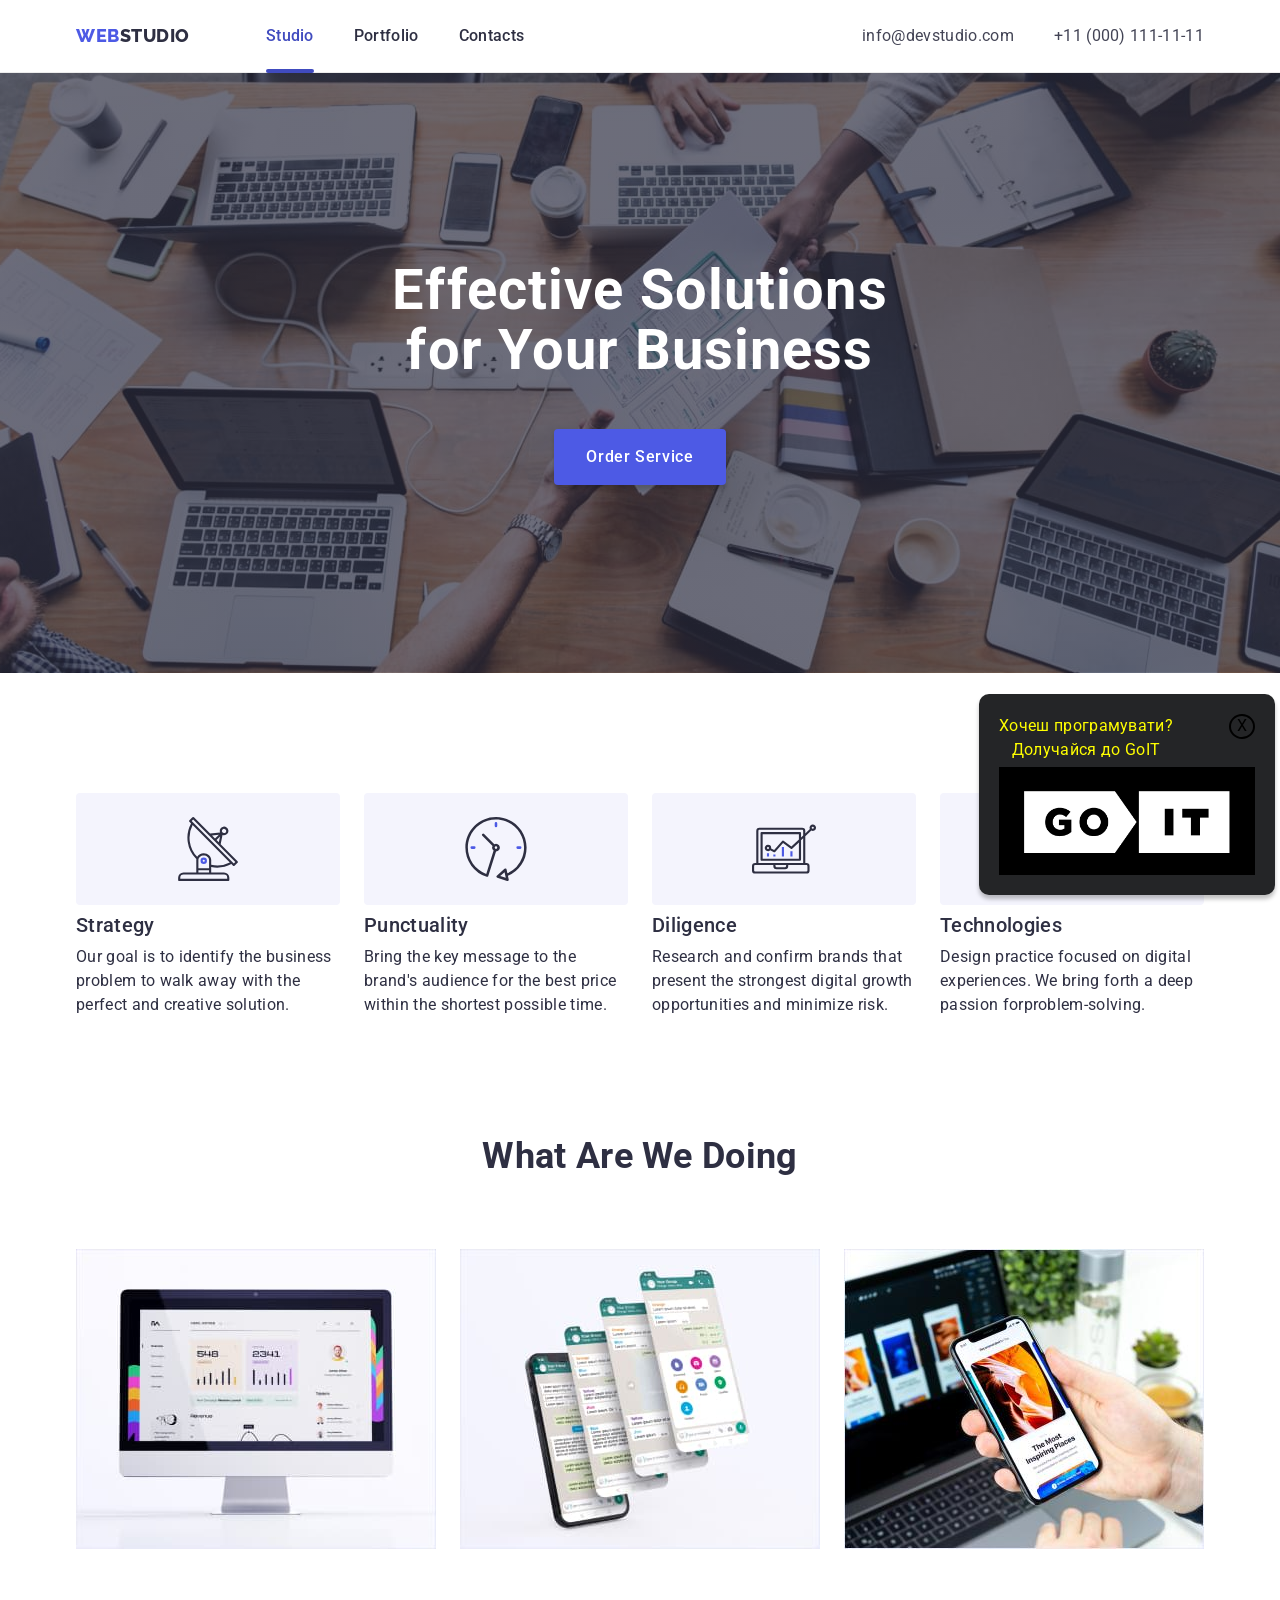
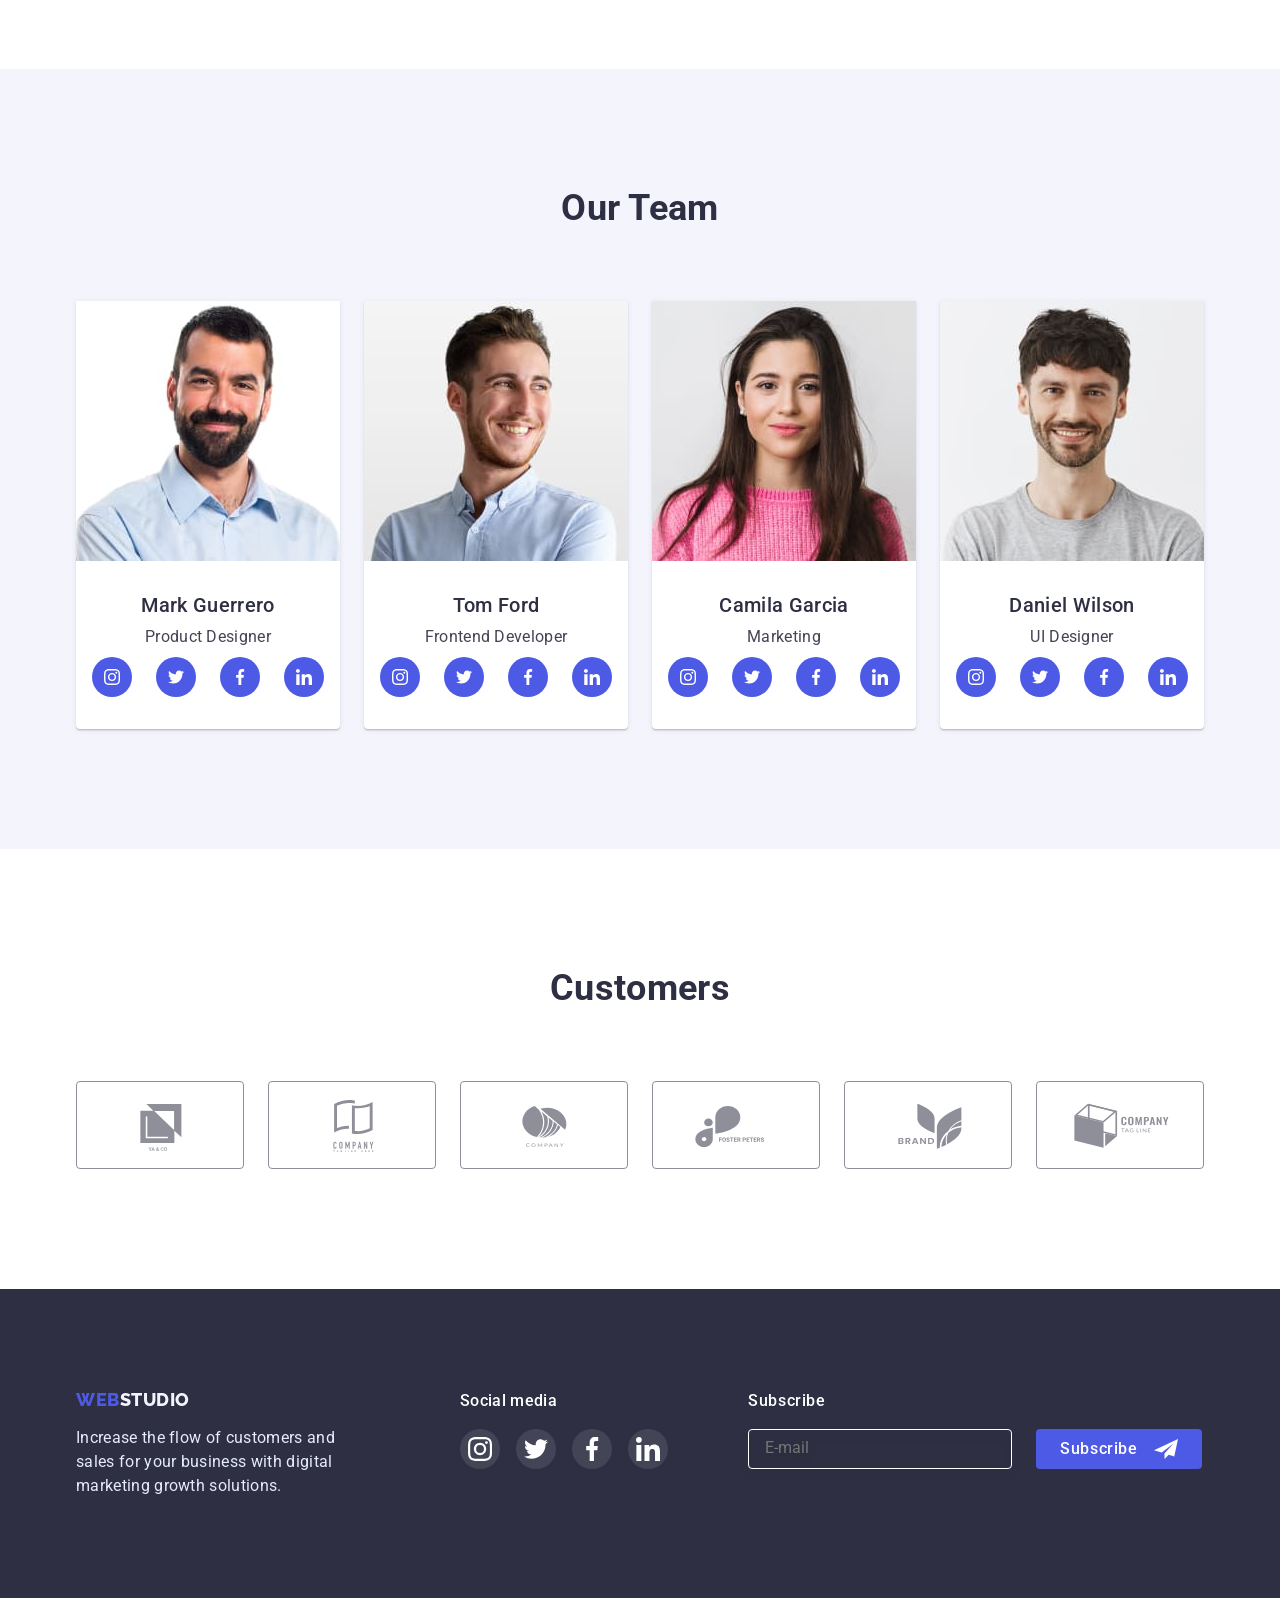
<file: index.html>
<!DOCTYPE html>
<html lang="en">

<head>
    <meta charset="UTF-8">
    <meta http-equiv="X-UA-Compatible" content="IE=edge">
    <meta name="viewport" content="width=device-width, initial-scale=1.0">
    <link rel="preconnect" href="https://fonts.googleapis.com">
    <link rel="preconnect" href="https://fonts.gstatic.com" crossorigin>
    <link
        href="https://fonts.googleapis.com/css2?family=Raleway:wght@800&family=Roboto:wght@400;500;700;900&display=swap"
        rel="stylesheet">
    <link rel="stylesheet" href="https://cdn.jsdelivr.net/npm/modern-normalize@1.1.0/modern-normalize.min.css">
    <link rel="stylesheet" href="./css/styles.css">
    <title>Studio</title>
</head>

<body>

    <header class="header">
        <div class="container header-container">

            <nav class="navigation">
                <a href="./index.html" class="logo-fontheader header-nav-address"><span
                        class="logo">WEB</span>STUDIO</a>
                <ul class="team-list">
                    <li class="item"><a href="./index.html"
                            class="nav-links hover-nav header-nav-address current">Studio</a>
                    </li>
                    <li class="item"><a href="./portfolio.html"
                            class="nav-links hover-nav header-nav-address">Portfolio</a>
                    </li>
                    <li class="item"><a href="#" class="nav-links hover-nav header-nav-address">Contacts</a>
                    </li>
                </ul>
            </nav>
            <button type="button" class="mobile-menu-open">
                <svg class="mobile-menu-open__icon" width="32" height="22">
                    <use href="./img/icon.svg#burger.icon"></use>
                </svg>
            </button>

            <address class="address">
                <ul class="address-list">
                    <li class="address-list-margin">
                        <a href="mailto:info@devstudio.com"
                            class="address-text hover-nav header-nav-address">info@devstudio.com</a>
                    </li>
                    <li>
                        <a href="tel:+11(000)111-11-11" class="address-text hover-nav header-nav-address">+11 (000)
                            111-11-11</a>
                    </li>
                </ul>
            </address>

        </div>

    </header>

    <main>
        <section class="hero">
            <div class="container">
                <h1 class="main-title">Effective Solutions<br>for Your Business</h1>
                <button type="button" class="hero-btn"><span class="first-buttoncolor">Order
                        Service</span></button>
            </div>
        </section>

        <section class="section">
            <div class="container">
                <h2 class="visually-hidden">Our Features</h2>
                <ul class="our-futures-list">
                    <li class="our-futures-item our-features-li">
                        <div class="feature-section">
                            <svg class="" width="64" height="64">
                                <use href="./img/icon.svg#icon-antenna"></use>
                            </svg>
                        </div>
                        <h3 class="future-title">Strategy</h3>
                        <p class="futures-text">Our goal is to identify the business
                            problem to walk away with the perfect and creative solution.</p>
                    </li>
                    <li class="our-futures-item our-features-li">
                        <div class="feature-section">
                            <svg class="" width="64" height="64">
                                <use href="./img/icon.svg#icon-clock"></use>
                            </svg>
                        </div>
                        <h3 class="future-title">Punctuality</h3>
                        <p class="futures-text">Bring the key message to the brand's audience for the
                            best price
                            within the
                            shortest possible
                            time.</p>
                    </li>
                    <li class="our-futures-item our-features-li">
                        <div class="feature-section">
                            <svg class="" width="64" height="64">
                                <use href="./img/icon.svg#icon-diagram"></use>
                            </svg>
                        </div>
                        <h3 class="future-title">Diligence</h3>
                        <p class="futures-text">Research and confirm brands that present the strongest
                            digital
                            growth
                            opportunities and minimize
                            risk.</p>
                    </li>
                    <li class="our-futures-item our-features-li">
                        <div class="feature-section">
                            <svg class="" width="64" height="64">
                                <use href="./img/icon.svg#icon-astronaut"></use>
                            </svg>
                        </div>
                        <h3 class="future-title">Technologies</h3>
                        <p class="futures-text">Design practice focused on digital experiences. We bring
                            forth a
                            deep
                            passion
                            forproblem-solving.</p>
                    </li>
                </ul>
            </div>
        </section>

        <section class="section our-works-section work-section">
            <div class="container">
                <h2 class="section-title">What are we doing</h2>
                <ul class="our-work">
                    <li class="fotowork">
                        <img src="./img/frame-1.jpg" srcset="
                                  ./img/frame-1.jpg    1x,
                                  ./img/frame-1@2x.jpg 2x
                                " alt="Monitor screen with table" width="360">
                    </li>
                    <li class="fotowork">
                        <img src="./img/frame-2.jpg" srcset="
                                  ./img/frame-2.jpg    1x,
                                  ./img/frame-2@2x.jpg 2x
                                " alt="phone with app" width="360">

                    </li>
                    <li class="fotowork">
                        <img src="./img/frame-3.jpg" srcset="
                                  ./img/frame-3.jpg    1x,
                                  ./img/frame-3@2x.jpg 2x
                                " alt="phone in human hands" width="360">
                    </li>
                </ul>
            </div>
        </section>

        <section class="section our-team-card">
            <div class="container">
                <h2 class="title-our-team">Our Team</h2>
                <ul class="team-card">
                    <li class="foto-card our-team-shadow">
                        <img src="./img/frame-4.jpg" srcset="
                                      ./img/frame-4.jpg    1x,
                                      ./img/frame-4@2x.jpg 2x
                                    " alt="employee Mark Guerrero" width="264">
                        <div class="about-team-card">
                            <h3 class="team-title">Mark Guerrero</h3>
                            <p class="team-text">Product Designer</p>

                            <ul class="socials">
                                <li>
                                    <a href="" class="social-link">
                                        <svg class="color" width="16" height="16">
                                            <use href="./img/icon.svg#icon-instagram"></use>
                                        </svg>
                                    </a>
                                </li>

                                <li>
                                    <a href="" class="social-link">
                                        <svg class="color " width="16" height="16">
                                            <use href="./img/icon.svg#icon-twitter"></use>
                                        </svg>
                                    </a>
                                </li>

                                <li>
                                    <a href="" class="social-link">
                                        <svg class="color " width="16" height="16">
                                            <use href="./img/icon.svg#icon-facebook"></use>
                                        </svg>
                                    </a>
                                </li>

                                <li>
                                    <a href="" class="social-link">
                                        <svg class="color " width="16" height="16">
                                            <use href="./img/icon.svg#icon-linkedin"></use>
                                        </svg>
                                    </a>
                                </li>

                            </ul>
                        </div>
                    </li>
                    <li class="foto-card our-team-shadow ">
                        <img src="./img/frame-5.jpg" srcset="
                                  ./img/frame-5.jpg    1x,
                                  ./img/frame-5@2x.jpg 2x
                                " alt="employee Tom Ford" width="264">
                        <div class="about-team-card">
                            <h3 class="team-title">Tom Ford</h3>
                            <p class="team-text">Frontend Developer</p>
                            <ul class="socials">
                                <li>
                                    <a href="" class="social-link">
                                        <svg class="color " width="16" height="16">
                                            <use href="./img/icon.svg#icon-instagram"></use>
                                        </svg>
                                    </a>
                                </li>

                                <li>
                                    <a href="" class="social-link">
                                        <svg class="color " width="16" height="16">
                                            <use href="./img/icon.svg#icon-twitter"></use>
                                        </svg>
                                    </a>
                                </li>

                                <li>
                                    <a href="" class="social-link">
                                        <svg class="color " width="16" height="16">
                                            <use href="./img/icon.svg#icon-facebook"></use>
                                        </svg>
                                    </a>
                                </li>

                                <li>
                                    <a href="" class="social-link">
                                        <svg class="color " width="16" height="16">
                                            <use href="./img/icon.svg#icon-linkedin"></use>
                                        </svg>
                                    </a>
                                </li>

                            </ul>
                        </div>
                    </li>
                    <li class="foto-card our-team-shadow ">
                        <img src="./img/frame-6.jpg" srcset="
                                  ./img/frame-6.jpg    1x,
                                  ./img/frame-6@2x.jpg 2x
                                " alt="employee Camila Garcia" width="264">
                        <div class="about-team-card">
                            <h3 class="team-title">Camila Garcia</h3>
                            <p class="team-text">Marketing</p>
                            <ul class="socials">
                                <li>
                                    <a href="" class="social-link">
                                        <svg class="color " width="16" height="16">
                                            <use href="./img/icon.svg#icon-instagram"></use>
                                        </svg>
                                    </a>
                                </li>

                                <li>
                                    <a href="" class="social-link">
                                        <svg class="color " width="16" height="16">
                                            <use href="./img/icon.svg#icon-twitter"></use>
                                        </svg>
                                    </a>
                                </li>

                                <li>
                                    <a href="" class="social-link">
                                        <svg class="color " width="16" height="16">
                                            <use href="./img/icon.svg#icon-facebook"></use>
                                        </svg>
                                    </a>
                                </li>

                                <li>
                                    <a href="" class="social-link">
                                        <svg class="color " width="16" height="16">
                                            <use href="./img/icon.svg#icon-linkedin"></use>
                                        </svg>
                                    </a>
                                </li>

                            </ul>
                        </div>
                    </li>
                    <li class="foto-card our-team-shadow ">
                        <img src="./img/frame-7.jpg" srcset="
                                  ./img/frame-7.jpg    1x,
                                  ./img/frame-7@2x.jpg 2x
                                " alt="employee Daniel Wilson" width="264">
                        <div class="about-team-card">
                            <h3 class="team-title">Daniel Wilson</h3>
                            <p class="team-text">UI Designer</p>
                            <ul class="socials">
                                <li>
                                    <a href="" class="social-link">
                                        <svg class="color " width="16" height="16">
                                            <use href="./img/icon.svg#icon-instagram"></use>
                                        </svg>
                                    </a>
                                </li>

                                <li>
                                    <a href="" class="social-link">
                                        <svg class="color " width="16" height="16">
                                            <use href="./img/icon.svg#icon-twitter"></use>
                                        </svg>
                                    </a>
                                </li>

                                <li>
                                    <a href="" class="social-link">
                                        <svg class="color " width="16" height="16">
                                            <use href="./img/icon.svg#icon-facebook"></use>
                                        </svg>
                                    </a>
                                </li>

                                <li>
                                    <a href="" class="social-link">
                                        <svg class="color " width="16" height="16">
                                            <use href="./img/icon.svg#icon-linkedin"></use>
                                        </svg>
                                    </a>
                                </li>

                            </ul>
                        </div>
                    </li>
                </ul>
            </div>
        </section>


        <section class="section">
            <div class="container customers">
                <h2 class="title-our-team">Customers</h2>
                <ul class="company">
                    <li class="company-team-list">
                        <a class="company-team" href=""><svg class="customers-color" width="104" height="56">
                                <use href="./img/icon.svg#icon-Logonecked"></use>
                            </svg></a>
                    </li>
                    <li class="company-team-list">
                        <a class="company-team" href=""><svg class="customers-color" width="104" height="56">
                                <use href="./img/icon.svg#icon-Logofirst"></use>
                            </svg></a>
                    </li>
                    <li class="company-team-list">
                        <a class="company-team" href=""><svg class="customers-color" width="104" height="56">
                                <use href="./img/icon.svg#icon-Logosecond"></use>
                            </svg></a>
                    </li>
                    <li class="company-team-list">
                        <a class="company-team" href=""><svg class="customers-color" width="104" height="56">
                                <use href="./img/icon.svg#icon-Logothird"></use>
                            </svg></a>
                    </li>
                    <li class="company-team-list">
                        <a class="company-team" href=""><svg class="customers-color" width="104" height="56">
                                <use href="./img/icon.svg#icon-Logofourth"></use>
                            </svg></a>
                    </li>
                    <li class="company-team-list">
                        <a class="company-team" href=""><svg class="customers-color" width="104" height="56">
                                <use href="./img/icon.svg#icon-Logofifth"></use>
                            </svg></a>
                    </li>
                </ul>
            </div>
        </section>
    </main>

    <footer class="footer-container">
        <div class="container footer-container-item">
            <div class="footer-about">
                <a href="./index.html" class="logo-fontfooter"><span class="logo">WEB</span>STUDIO</a>
                <p class="text-footer">Increase the flow of customers and sales for your business with digital marketing
                    growth solutions.</p>
            </div>
            <div class="footer-social">
                <h3 class="join-tittle">Social media</h3>
                <ul class="social">
                    <li>
                        <a href="" class="social-links">
                            <svg class="color" width="24" height="24">
                                <use href="./img/icon.svg#icon-instagram"></use>
                            </svg>
                        </a>
                    </li>
                    <li>
                        <a href="" class="social-links ">
                            <svg class="color" width="24" height="24">
                                <use href="./img/icon.svg#icon-twitter"></use>
                            </svg>
                        </a>
                    </li>
                    <li>
                        <a href="" class="social-links">
                            <svg class="color" width="24" height="24">
                                <use href="./img/icon.svg#icon-facebook"></use>
                            </svg>
                        </a>
                    </li>
                    <li>
                        <a href="" class="social-links">
                            <svg class="color" width="24" height="24">
                                <use href="./img/icon.svg#icon-linkedin"></use>
                            </svg>
                        </a>
                    </li>
                </ul>
            </div>


            <form class="subscribe-form">
                <h2 class="subscribe-header">Subscribe</h2>
                <div class="subscribe-container">
                    <input type="email" class="subscribe-input" name="emailing-address" placeholder="E-mail" required>
                    <button type="submit" class="subscribe-btn">Subscribe<svg class="subscribe-svg" width="24"
                            height="24" aria-label="telegram icon" lang="en">
                            <use href="./img/icon.svg#icon-telegram"></use>
                        </svg></button>
                </div>
            </form>
        </div>

    </footer>

    <div class="mobile-menu" data-modal>
        <div class="mobile-menu__container">
            <button class="mobile-menu__close-bnt mobil-hover-x">
                <svg class="mobile-menu__close" width="8" height="8">
                    <use href="./img/icon.svg#icon-close-black"></use>
                </svg>
            </button>

            <div class="mobile-menu-info">
                <ul class="mobile-link-container">
                    <li class=""><a href="./index.html" class="mobile-nav-link current">Studio</a>
                    </li>
                    <li class=""><a href="./portfolio.html" class="mobile-nav-link">Portfolio</a>
                    </li>
                    <li class=""><a href="#" class="mobile-nav-link">Contacts</a>
                    </li>
                </ul>

                <ul class="mobile-adress">
                    <li class="modal-mobil-window-tel">
                        <a href="tel:+11(000)111-11-11" class="window-tel">+11 (000) 111-11-11</a>
                    </li>
                    <li class="modal-mobil-window-email">
                        <a href="mailto:info@devstudio.com" class="window-mailto">info@devstudio.com</a>
                    </li>
                </ul>


                <ul class="mobile-social-container">
                    <li>
                        <a href="" class="mobil-social-contact">
                            <svg class="icon-mobil-social" width="24" height="24">
                                <use href="./img/icon.svg#icon-instagram"></use>
                            </svg>
                        </a>
                    </li>

                    <li>
                        <a href="" class="mobil-social-contact">
                            <svg class="icon-mobil-social" width="24" height="24">
                                <use href="./img/icon.svg#icon-twitter"></use>
                            </svg>
                        </a>
                    </li>

                    <li>
                        <a href="" class="mobil-social-contact">
                            <svg class="icon-mobil-social" width="24" height="24">
                                <use href="./img/icon.svg#icon-facebook"></use>
                            </svg>
                        </a>
                    </li>

                    <li>
                        <a href="" class="mobil-social-contact">
                            <svg class="icon-mobil-social" width="24" height="24">
                                <use href="./img/icon.svg#icon-linkedin"></use>
                            </svg>
                        </a>
                    </li>

                </ul>
            </div>


        </div>

    </div>

    <div class="backdrop is-hidden" data-modals>
        <div class="modal">
            <button class="modal-btn color-x">
                <svg class="svg-bnt" width="8" height="8">
                    <use href="./img/icon.svg#icon-close-black"></use>
                </svg>
            </button>
            <form>

                <h2 class="modal-header">Leave your contacts and we will call you back</h2>
                <label class="modal-container">
                    <span class="modal-description">Name</span>
                    <input type="text" name="user-name" class="modal-input" required>
                    <svg class="modal-svg" width="18" height="18">
                        <use href="./img/icon.svg#modal-person-icon"></use>
                    </svg>
                </label>

                <label class="modal-container">
                    <span class="modal-description">Phone</span>
                    <input type="tel" name="user-tel" class="modal-input" required>
                    <svg class="modal-svg" width="18" height="18">
                        <use href="./img/icon.svg#modal-phone-icon"></use>
                    </svg>
                </label>

                <label class="modal-container">
                    <span class="modal-description">Email</span>
                    <input type="email" name="user-email" class="modal-input" required>
                    <svg class="modal-svg" width="18" height="18">
                        <use href="./img/icon.svg#modal-email-icon"></use>
                    </svg>
                </label>

                <label class="modal-container comment-container">
                    <span class="modal-label">Comment</span>
                    <textarea class="modal-area" name="comment" id="comment-area" placeholder="Text input"></textarea>
                </label>

                <label class="policy-label">
                    <input type="checkbox" name="policy-check" class="policy-checkbox" required>

                    <span class="modal-text-span">I accept the terms and conditions of the&nbsp;<a
                            href="./portfolio.html" class="modal-text-privacy">Privacy Policy</a></span>
                </label>

                <button type="submit" class="modal-bnt-send">Send</button>

            </form>
        </div>
    </div>


    <script src="./js/modal.js"></script>
    <script src="./js/modal-menu.js"></script>
    <script src="./js/reklama.js"></script>

</body>


</html>
</file>
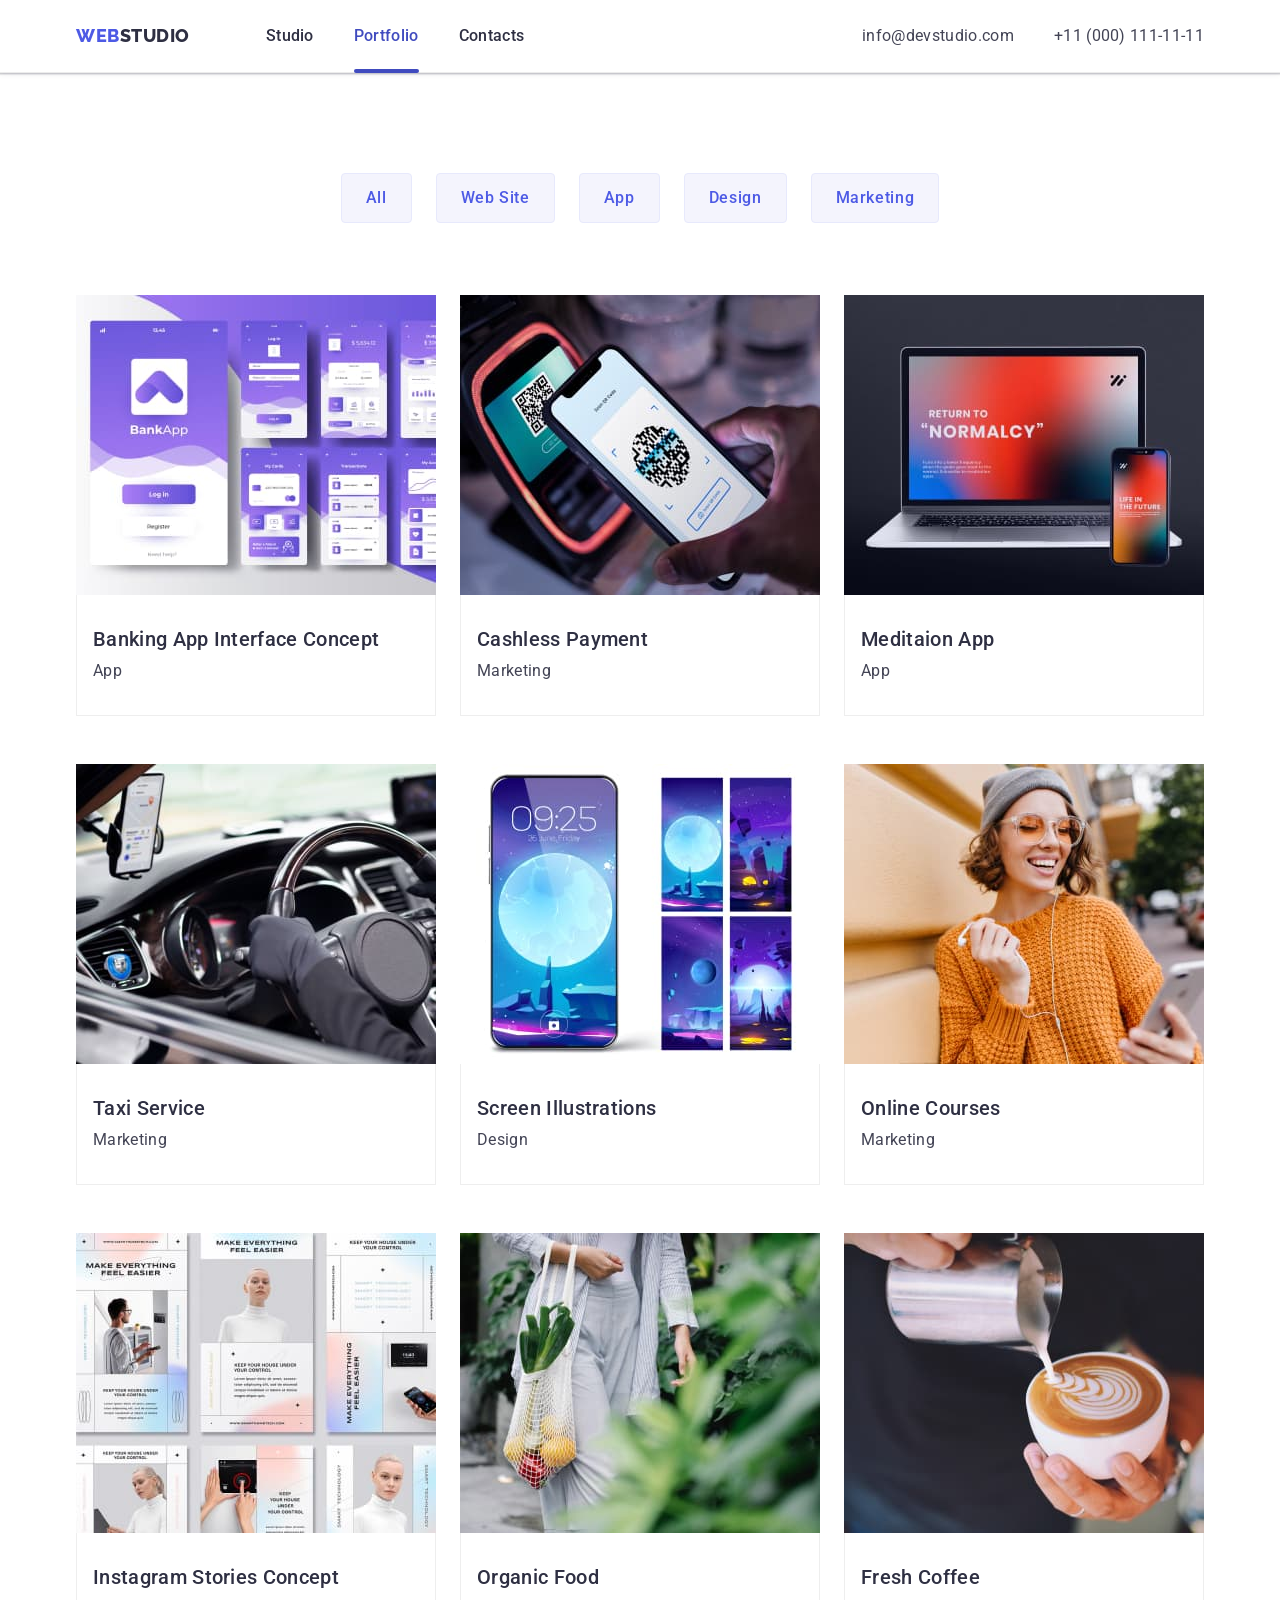
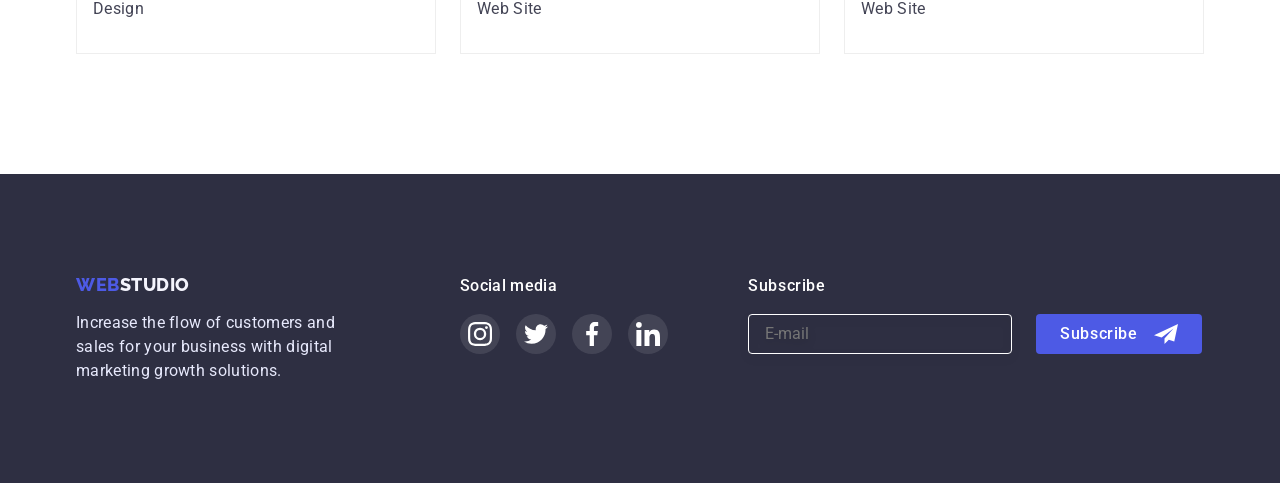
<file: portfolio.html>
<!DOCTYPE html>
<html lang="en">

<head>
    <meta charset="UTF-8">
    <meta http-equiv="X-UA-Compatible" content="IE=edge">
    <meta name="viewport" content="width=device-width, initial-scale=1.0">
    <link rel="preconnect" href="https://fonts.googleapis.com">
    <link rel="preconnect" href="https://fonts.gstatic.com" crossorigin>
    <link
        href="https://fonts.googleapis.com/css2?family=Raleway:wght@800&family=Roboto:wght@400;500;700;900&display=swap"
        rel="stylesheet">
    <link rel="stylesheet" href="https://cdn.jsdelivr.net/npm/modern-normalize@1.1.0/modern-normalize.min.css">
    <link rel="stylesheet" href="./css/styles.css">
    <title>Second Homework</title>
</head>

<body>
    <header class="header">
        <div class="container header-container">

            <nav class="navigation">
                <a href="./index.html" class="logo-fontheader header-nav-address"><span
                        class="logo">WEB</span>STUDIO</a>
                <ul class="team-list">
                    <li class="item"><a href="./index.html" class="nav-links hover-nav header-nav-address">Studio</a>
                    </li>
                    <li class="item"><a href="./portfolio.html"
                            class="nav-links hover-nav header-nav-address current">Portfolio</a>
                    </li>
                    <li class="item"><a href="#" class="nav-links hover-nav header-nav-address">Contacts</a>
                    </li>
                </ul>
            </nav>
            <button type="button" class="mobile-menu-open" data-modal-open>
                <svg class="mobile-menu-open__icon" width="32" height="22">
                    <use href="./img/icon.svg#burger.icon"></use>
                </svg>
            </button>

            <address class="address">
                <ul class="address-list">
                    <li class=" address-list-margin">
                        <a href="mailto:info@devstudio.com"
                            class="address-text hover-nav header-nav-address">info@devstudio.com</a>
                    </li>
                    <li class="">
                        <a href="tel:+11(000)111-11-11" class="address-text hover-nav header-nav-address">+11 (000)
                            111-11-11</a>
                    </li>
                </ul>
            </address>

        </div>

    </header>

    <main>
        <section class="section-button">
            <div class="container container-second-page">
                <h1 class="visually-hidden">Our work</h1>

                <ul class="team-lists button">
                    <li class="buttons"><button type="button" class="button-secondpage hover-secondpage">All</button>
                    </li>
                    <li class="buttons"><button type="button" class="button-secondpage hover-secondpage buttonslast">Web
                            Site</button></li>
                    <li class="buttons"><button type="button" class="button-secondpage hover-secondpage">App</button>
                    </li>
                    <li class="buttons"><button type="button" class="button-secondpage hover-secondpage">Design</button>
                    </li>
                    <li class="buttons"><button type="button"
                            class="button-secondpage hover-secondpage">Marketing</button></li>
                </ul>

                <ul class="projects-list">

                    <li class="project-item">
                        <a class="project-functional" href="">
                            <div class="project-image-thumb">
                                <picture>
                                    <source media="(min-width: 1200px)" srcset="
                        ./img/frame-1-pc.jpg    1x,
                        ./img/frame-1@2x-pc.jpg 2x
                      ">
                                    <source media="(min-width: 768px)" srcset="
                        ./img/frame-1-tablet.jpg    1x,
                        ./img/frame-1@2x-tablet.jpg 2x
                      ">
                                    <img src="./img/frame-1-telephon.jpg" srcset="
                        ./img/frame-1-telephon.jpg    1x,
                        ./img/frame-1@2x-telephon.jpg 2x
                      " alt="Banking App Interface Concept" height="280">
                                </picture>

                                <p class="text-cards">14 Stylish and User-Friendly App Design Concepts · Task Manager
                                    App · Calorie Tracker App · Exotic Fruit Ecommerce App ·
                                    Cloud Storage App</p>
                            </div>
                            <div class="project-content">
                                <h2 class="title-progect">Banking App Interface Concept</h2>
                                <p class="section-text">App</p>
                            </div>
                        </a>
                    </li>

                    <li class="project-item">
                        <a class="project-functional" href="">
                            <div class="project-image-thumb">
                                <picture>
                                    <source media="(min-width: 1200px)" srcset="
                                                        ./img/frame-2-pc.jpg    1x,
                                                        ./img/frame-2@2x-pc.jpg 2x
                                                      ">
                                    <source media="(min-width: 768px)" srcset="
                                                        ./img/frame-2-tablet.jpg    1x,
                                                        ./img/frame-2@2x-tablet.jpg 2x
                                                      ">
                                    <img src="./img/frame-2-telephon.jpg" srcset="
                                                        ./img/frame-2-telephon.jpg    1x,
                                                        ./img/frame-2@2x-telephon.jpg 2x
                                                      " alt="Cashless Payment" height="280">
                                </picture>
                                <p class="text-cards">14 Stylish and User-Friendly App Design Concepts · Task Manager
                                    App · Calorie Tracker App · Exotic Fruit Ecommerce App ·
                                    Cloud Storage App</p>
                            </div>
                            <div class="project-content">
                                <h2 class="title-progect">Cashless Payment</h2>
                                <p class="section-text">Marketing</p>
                            </div>
                        </a>
                    </li>

                    <li class="project-item">
                        <a class="project-functional" href="">
                            <div class="project-image-thumb">
                                <picture>
                                    <source media="(min-width: 1200px)" srcset="
                                                        ./img/frame-3-pc.jpg    1x,
                                                        ./img/frame-3@2x-pc.jpg 2x
                                                                                      ">
                                    <source media="(min-width: 768px)" srcset="
                                                        ./img/frame-3-tablet.jpg    1x,
                                                        ./img/frame-3-2x-tablet.jpg 2x
                                                                                      ">
                                    <img src="./img/frame-3-telephon.jpg" srcset="
                                                        ./img/frame-3-telephon.jpg    1x,
                                                        ./img/frame-3@2x-telephon.jpg 2x
                                                    " alt="Meditaion App" height="280">
                                </picture>
                                <p class="text-cards">14 Stylish and User-Friendly App Design Concepts · Task Manager
                                    App · Calorie Tracker App · Exotic Fruit Ecommerce App ·
                                    Cloud Storage App</p>
                            </div>
                            <div class="project-content">
                                <h2 class="title-progect">Meditaion App</h2>
                                <p class="section-text">App</p>
                            </div>
                        </a>
                    </li>

                    <li class="project-item">
                        <a class="project-functional" href="">
                            <div class="project-image-thumb">
                                <picture>
                                    <source media="(min-width: 1200px)" srcset="
                                                    ./img/frame-4-pc.jpg    1x,
                                                    ./img/frame-4@2x-pc.jpg 2x
                                                                        ">
                                    <source media="(min-width: 768px)" srcset="
                                                    ./img/frame-4-tablet.jpg    1x,
                                                    ./img/frame-4@2x-tablet.jpg 2x
                                                                        ">
                                    <img src="./img/frame-4-telephon.jpg" srcset="
                                                    ./img/frame-4-telephon.jpg    1x,
                                                    ./img/frame-4@2x-telephon.jpg 2x
                                                    " alt="Taxi Service" height="280">
                                </picture>
                                <p class="text-cards">14 Stylish and User-Friendly App Design Concepts · Task Manager
                                    App · Calorie Tracker App · Exotic Fruit Ecommerce App ·
                                    Cloud Storage App</p>
                            </div>
                            <div class="project-content">
                                <h2 class="title-progect">Taxi Service</h2>
                                <p class="section-text">Marketing</p>
                            </div>
                        </a>
                    </li>

                    <li class="project-item">
                        <a class="project-functional" href="">
                            <div class="project-image-thumb">
                                <picture>
                                    <source media="(min-width: 1200px)" srcset="
                                                    ./img/frame-5-pc.jpg    1x,
                                                    ./img/frame-5@2x-pc.jpg 2x
                                                                             ">
                                    <source media="(min-width: 768px)" srcset="
                                                    ./img/frame-5-tablet.jpg    1x,
                                                    ./img/frame-5@2x-tablet.jpg 2x
                                                                            ">
                                    <img src="./img/frame-5-telephon.jpg" srcset="
                                                    ./img/frame-5-telephon.jpg    1x,
                                                    ./img/frame-5@2x-telephon.jpg 2x
                                                    " alt="Screen Illustrations" height="280">
                                </picture>
                                <p class="text-cards">14 Stylish and User-Friendly App Design Concepts · Task Manager
                                    App · Calorie Tracker App · Exotic Fruit Ecommerce App ·
                                    Cloud Storage App</p>
                            </div>
                            <div class="project-content">
                                <h2 class="title-progect">Screen Illustrations</h2>
                                <p class="section-text">Design</p>
                            </div>
                        </a>
                    </li>

                    <li class="project-item">
                        <a class="project-functional" href="">
                            <div class="project-image-thumb">
                                <picture>
                                    <source media="(min-width: 1200px)" srcset="
                                                    ./img/frame-6-pc.jpg    1x,
                                                    ./img/frame-6@2x-pc.jpg 2x
                                                                             ">
                                    <source media="(min-width: 768px)" srcset="
                                                    ./img/frame-6-tablet.jpg    1x,
                                                    ./img/frame-6@2x-tablet.jpg 2x
                                                                            ">
                                    <img src="./img/frame-6-telephon.jpg" srcset="
                                                    ./img/frame-6-telephon.jpg    1x,
                                                    ./img/frame-6@2x-telephon.jpg 2x
                                                    " alt="Online Courses" height="280">
                                </picture>
                                <p class="text-cards">14 Stylish and User-Friendly App Design Concepts · Task Manager
                                    App · Calorie Tracker App · Exotic Fruit Ecommerce App ·
                                    Cloud Storage App</p>
                            </div>
                            <div class="project-content">
                                <h2 class="title-progect">Online Courses</h2>
                                <p class="section-text">Marketing</p>
                            </div>
                        </a>
                    </li>

                    <li class="project-item">
                        <a class="project-functional" href="">
                            <div class="project-image-thumb">
                                <picture>
                                    <source media="(min-width: 1200px)" srcset="
                                                    ./img/frame-7-pc.jpg    1x,
                                                    ./img/frame-7@2x-pc.jpg 2x
                                                                             ">
                                    <source media="(min-width: 768px)" srcset="
                                                    ./img/frame-7-tablet.jpg    1x,
                                                    ./img/frame-7@2x-tablet.jpg 2x
                                                                            ">
                                    <img src="./img/frame-7-telephon.jpg" srcset="
                                                    ./img/frame-7-telephon.jpg    1x,
                                                    ./img/frame-7@2x-telephon.jpg 2x
                                                    " alt="Instagram Stories Concept" height="280">
                                </picture>
                                <p class="text-cards">14 Stylish and User-Friendly App Design Concepts · Task Manager
                                    App · Calorie Tracker App · Exotic Fruit Ecommerce App ·
                                    Cloud Storage App</p>
                            </div>
                            <div class="project-content">
                                <h2 class="title-progect">Instagram Stories Concept</h2>
                                <p class="section-text">Design</p>
                            </div>
                        </a>
                    </li>

                    <li class="project-item">
                        <a class="project-functional" href="">
                            <div class="project-image-thumb">
                                <picture>
                                    <source media="(min-width: 1200px)" srcset="
                                                    ./img/frame-8-pc.jpg    1x,
                                                    ./img/frame-8@2x-pc.jpg 2x
                                                                             ">
                                    <source media="(min-width: 768px)" srcset="
                                                    ./img/frame-8-tablet.jpg    1x,
                                                    ./img/frame-8@2x-tablet.jpg 2x
                                                                            ">
                                    <img src="./img/frame-8-telephon.jpg" srcset="
                                                    ./img/frame-8-telephon.jpg    1x,
                                                    ./img/frame-8@2x-telephon.jpg 2x
                                                    " alt="Organic Food" height="280">
                                </picture>
                                <p class="text-cards">14 Stylish and User-Friendly App Design Concepts · Task Manager
                                    App · Calorie Tracker App · Exotic Fruit Ecommerce App ·
                                    Cloud Storage App</p>
                            </div>
                            <div class="project-content">
                                <h2 class="title-progect">Organic Food</h2>
                                <p class="section-text">Web Site</p>
                            </div>
                        </a>
                    </li>

                    <li class="project-item">
                        <a class="project-functional" href="">
                            <div class="project-image-thumb">
                                <picture>
                                    <source media="(min-width: 1200px)" srcset="
                                                    ./img/frame-9-pc.jpg    1x,
                                                    ./img/frame-9@2x-pc.jpg 2x
                                                                             ">
                                    <source media="(min-width: 768px)" srcset="
                                                    ./img/frame-9-tablet.jpg    1x,
                                                    ./img/frame-9@2x-tablet.jpg 2x
                                                                            ">
                                    <img src="./img/frame-9-telephon.jpg" srcset="
                                                    ./img/frame-9-telephon.jpg    1x,
                                                    ./img/frame-9@2x-telephon.jpg 2x
                                                    " alt="Fresh Coffee" height="280">
                                </picture>
                                <p class="text-cards">14 Stylish and User-Friendly App Design Concepts · Task Manager
                                    App · Calorie Tracker App · Exotic Fruit Ecommerce App ·
                                    Cloud Storage App</p>
                            </div>
                            <div class="project-content">
                                <h2 class="title-progect">Fresh Coffee</h2>
                                <p class="section-text">Web Site</p>
                            </div>
                        </a>
                    </li>

                </ul>
            </div>
        </section>

    </main>

    <footer class="footer-container">
        <div class="container footer-container-item">
            <div class="footer-about">
                <a href="./index.html" class="logo-fontfooter footer-body"><span class="logo">WEB</span>STUDIO</a>
                <p class="text-footer">Increase the flow of customers and sales for your business with digital marketing
                    growth solutions.</p>
            </div>
            <div class="footer-social">
                <h3 class="join-tittle">Social media</h3>
                <ul class="social">
                    <li>
                        <a href="" class="social-links">
                            <svg class="color" width="24" height="24">
                                <use href="./img/icon.svg#icon-instagram"></use>
                            </svg>
                        </a>
                    </li>
                    <li>
                        <a href="" class="social-links ">
                            <svg class="color" width="24" height="24">
                                <use href="./img/icon.svg#icon-twitter"></use>
                            </svg>
                        </a>
                    </li>
                    <li>
                        <a href="" class="social-links">
                            <svg class="color" width="24" height="24">
                                <use href="./img/icon.svg#icon-facebook"></use>
                            </svg>
                        </a>
                    </li>
                    <li>
                        <a href="" class="social-links">
                            <svg class="color" width="24" height="24">
                                <use href="./img/icon.svg#icon-linkedin"></use>
                            </svg>
                        </a>
                    </li>
                </ul>
            </div>

            <form class="subscribe-form">
                <h2 class="subscribe-header">Subscribe</h2>
                <div class="subscribe-container">

                    <input type="email" class="subscribe-input" name="emailing-address" placeholder="E-mail" required>

                    <button type="submit" class="subscribe-btn">Subscribe<svg class="subscribe-svg" width="24"
                            height="24" aria-label="telegram icon" lang="en">
                            <use href="./img/icon.svg#icon-telegram"></use>
                        </svg></button>
                </div>
            </form>

        </div>
    </footer>

    <div class="mobile-menu" data-modal>
        <div class="mobile-menu__container">
            <button class="mobile-menu__close-bnt mobil-hover-x" data-modal-close>
                <svg class="mobile-menu__close" width="8" height="8">
                    <use href="./img/icon.svg#icon-close-black"></use>
                </svg>
            </button>

            <div class="mobile-menu-info">
                <ul class="mobile-link-container">
                    <li class=""><a href="./index.html" class="mobile-nav-link">Studio</a>
                    </li>
                    <li class=""><a href="./portfolio.html" class="mobile-nav-link current">Portfolio</a>
                    </li>
                    <li class=""><a href="#" class="mobile-nav-link">Contacts</a>
                    </li>
                </ul>

                <ul class="mobile-adress">
                    <li class="modal-mobil-window-tel">
                        <a href="tel:+11(000)111-11-11" class="window-tel">+11 (000) 111-11-11</a>
                    </li>
                    <li class="modal-mobil-window-email">
                        <a href="mailto:info@devstudio.com" class="window-mailto">info@devstudio.com</a>
                    </li>
                </ul>

                <ul class="mobile-social-container">
                    <li>
                        <a href="" class="mobil-social-contact">
                            <svg class="icon-mobil-social" width="24" height="24">
                                <use href="./img/icon.svg#icon-instagram"></use>
                            </svg>
                        </a>
                    </li>

                    <li>
                        <a href="" class="mobil-social-contact">
                            <svg class="icon-mobil-social" width="24" height="24">
                                <use href="./img/icon.svg#icon-twitter"></use>
                            </svg>
                        </a>
                    </li>

                    <li>
                        <a href="" class="mobil-social-contact">
                            <svg class="icon-mobil-social" width="24" height="24">
                                <use href="./img/icon.svg#icon-facebook"></use>
                            </svg>
                        </a>
                    </li>

                    <li>
                        <a href="" class="mobil-social-contact">
                            <svg class="icon-mobil-social" width="24" height="24">
                                <use href="./img/icon.svg#icon-linkedin"></use>
                            </svg>
                        </a>
                    </li>

                </ul>
            </div>


        </div>

    </div>

    <script src="./js/modal-menu.js"></script>
</body>

</html>
</file>
<file: css/styles.css>
:root {
  --background-color: rgb(255, 255, 255);
  --color-texth: rgb(46, 47, 66);
  --color-textp: rgb(67, 68, 85);
  --color-textpheader: rgb(231, 233, 252);
  --color-textlogoheader: rgb(244, 244, 253);
  --color-buttonlogo: rgb(77, 90, 229);
  --color-hover: rgb(64, 75, 191);
  --time-func: cubic-bezier(0.4, 0, 0.2, 1);
}
body {
  background-color: var(--background-color);
  font-family: "Roboto", sans-serif;
  font-size: 16px;
  line-height: 1.5;
  letter-spacing: 0.02em;
  color: var(--color-texth);
}

img {
  display: block;
  max-width: 100%;
  height: auto;
}

h1,
h2,
h3,
h4,
h5,
h6,
p {
  margin: 0;
  padding: 0;
}

ul,
ol {
  margin-top: 0;
  margin-bottom: 0;
  padding-left: 0;
}
li {
  list-style: none;
}
a {
  text-decoration: none;
}

.container {
  padding-left: 15px;
  padding-right: 15px;
}
.main-title {
  font-size: 36px;
  line-height: 1.11;
  color: var(--background-color);
  max-width: 496px;
  margin-left: auto;
  margin-right: auto;
  margin-bottom: 72px;
  letter-spacing: 0.02em;
}
.hero-btn {
  background-color: var(--color-buttonlogo);
  box-shadow: 0px 4px 4px rgba(0, 0, 0, 0.15);
  border-radius: 4px;
  padding: 16px 32px;
  border: none;
  cursor: pointer;
  transition: background-color 250ms var(--time-func);
}
.hero-btn:hover,
.hero-btn:focus {
  background-color: var(--color-hover);
}
.first-buttoncolor {
  font-family: "Roboto", sans-serif;
  font-style: normal;
  font-weight: 500;
  font-size: 16px;
  line-height: 1.5;
  letter-spacing: 0.04em;
  color: var(--background-color);
}
.visually-hidden {
  position: absolute;
  width: 1px;
  height: 1px;
  margin: -1px;
  border: 0;
  padding: 0;

  white-space: nowrap;
  clip-path: inset(100%);
  clip: rect(0 0 0 0);
  overflow: hidden;
}
.section {
  padding-top: 96px;
  padding-bottom: 96px;
}
.our-team-card {
  background-color: var(--color-textlogoheader);
}
.title-our-team {
  font-size: 36px;
  line-height: 1.11;
  text-transform: capitalize;
  text-align: center;
  margin-bottom: 72px;
}
.foto-card {
  background-color: #ffffff;
}
.our-team-shadow {
  box-shadow: 0px 1px 6px rgba(46, 47, 66, 0.08),
    0px 1px 1px rgba(46, 47, 66, 0.16), 0px 2px 1px rgba(46, 47, 66, 0.08);
  border-radius: 0px 0px 4px 4px;
}
.about-team-card {
  padding: 32px 16px;
}
.team-title {
  font-weight: 500;
  font-size: 20px;
  line-height: 1.2;
  text-align: center;
  margin-bottom: 8px;
}
.team-text {
  color: var(--color-textp);
  font-style: normal;
  text-align: center;
}
.socials {
  display: flex;
  justify-content: center;
  gap: 24px;
  margin-top: 8px;
}
.social-links {
  display: flex;
  width: 40px;
  height: 40px;
  align-items: center;
  justify-content: center;
  background-color: rgba(255, 255, 255, 0.1);
  border-radius: 50%;
  transition: background-color 250ms var(--time-func);
}
.color {
  fill: #ffffff;
}
.color-x:hover,
.color-x:focus {
  background-color: #404bbf;
  fill: #ffffff;
  border-color: #404bbf;
}
.social-link {
  display: flex;
  width: 40px;
  height: 40px;
  background-color: #4d5ae5;
  border-radius: 50%;
  align-items: center;
  justify-content: center;
  transition: background-color 250ms var(--time-func);
}
.team-card {
  display: flex;
  flex-wrap: wrap;
  justify-content: center;
  gap: 72px;
}
.company {
  display: flex;
  flex-wrap: wrap;
  gap: 72px 16px;
  justify-content: center;
}
.company-team {
  display: flex;
  height: 100%;
  width: 190px;
  align-items: center;
  justify-content: center;
  border: 1px solid #8e8f99;
  border-radius: 4px;
  outline: transparent;
  transition: border 250ms var(--time-func);
  height: 88px;
}
.company-team:hover .customers-color,
.company-team:focus .customers-color {
  fill: #404bbf;
}

.company-team:hover,
.company-team:focus {
  border: 1px solid #404bbf;
}
.customers-color {
  fill: #8e8f99;
  transition: fill 250ms var(--time-func);
}
.social-link:hover,
.social-link:focus {
  background-color: #404bbf;
}
.logo-fontfooter {
  font-family: "Raleway", sans-serif;
  font-style: normal;
  font-weight: 800;
  font-size: 18px;
  line-height: 21px;
  letter-spacing: 0.03em;
  text-transform: uppercase;
  color: var(--color-textlogoheader);
}
.text-footer {
  color: var(--color-textpheader);
}
.join-tittle {
  font-weight: 500;
  font-size: 16px;
  line-height: 1.5;
  color: #ffffff;
  margin-bottom: 16px;
}
.social-links:hover,
.social-links:focus {
  background: #31d0aa;
}
.social {
  display: flex;
  gap: 16px;
}
.subscribe-header {
  font-weight: 500;
  font-size: 16px;
  letter-spacing: 0.04em;
  color: #ffffff;
  margin-bottom: 16px;
}
.subscribe-btn {
  display: flex;
  align-items: center;
  background-color: #4d5ae5;
  border-radius: 4px;
  border: none;
  color: #ffffff;
  padding: 8px 24px 8px 24px;
  cursor: pointer;
  transition: background-color 250ms var(--time-func);
  font-weight: 500;
  font-size: 16px;
  line-height: 1.5;
  letter-spacing: 0.04em;
}
.subscribe-svg {
  margin-left: 16px;
}
.subscribe-btn:hover,
.subscribe-btn:focus,
.modal-bnt-send:hover,
.modal-bnt-send:focus {
  background-color: #404bbf;
}
.button {
  display: flex;
  flex-wrap: wrap;
  justify-content: center;
  gap: 16px 24px;
  margin-bottom: 48px;
}
.button-secondpage {
  color: var(--color-buttonlogo);
  font-family: "Roboto";
  font-style: normal;
  font-weight: 500;
  font-size: 16px;
  line-height: 1.5;
  display: flex;
  align-items: center;
  text-align: center;
  letter-spacing: 0.04em;
  background: #f4f4fd;
  border: 1px solid #e7e9fc;
  border-radius: 4px;
  cursor: pointer;
  padding: 12px 24px;
  transition: background-color 250ms var(--time-func),
    color 250ms var(--time-func), border 250ms var(--time-func),
    box-shadow 250ms var(--time-func);
}
.hover-secondpage:hover,
.hover-secondpage:focus {
  background: var(--color-hover);
  box-shadow: 0px 3px 1px rgba(0, 0, 0, 0.1), 0px 2px 1px rgba(0, 0, 0, 0.08),
    0px 2px 2px rgba(0, 0, 0, 0.12);
  border-radius: 4px;
  color: var(--background-color);
  border-color: transparent;
}

.project-image-thumb {
  position: relative;
  overflow: hidden;
}
.text-cards {
  position: absolute;
  top: 0;
  left: 0;
  height: 100%;
  background-color: #4d5ae5;
  color: #f4f4fd;
  transform: translateY(100%);
  transition: transform 250ms var(--time-func);
  display: flex;
  padding: 40px 32px 0 32px;
}

.project-functional:hover .text-cards,
.project-functional:focus .text-cards {
  transform: translateY(0);
}
.projects-list {
  display: flex;
  flex-wrap: wrap;
  justify-content: center;
  row-gap: 48px;
  column-gap: 16px;
}
.project-content {
  border: 1px solid #eeeeee;
  border-top: none;
  padding-top: 32px;
  padding-left: 16px;
}
.title-progect {
  font-weight: 500;
  font-size: 20px;
  line-height: 1.2;
  color: var(--color-texth);
  margin-bottom: 8px;
}
.section-text {
  padding-bottom: 32px;
  color: var(--color-textp);
}
.project-item:hover,
.project-item:focus {
  display: block;
  outline: transparent;
  box-shadow: 0px 1px 6px rgba(46, 47, 66, 0.08),
    0px 1px 1px rgba(46, 47, 66, 0.16), 0px 2px 1px rgba(46, 47, 66, 0.08);
}
.modal-mobil-window-tel {
  margin-bottom: 40px;
  font-style: normal;
  font-weight: 700;
  font-size: 36px;
  line-height: 1.11;
  letter-spacing: 0.02em;
  color: #4d5ae5;
}
.mobile-nav-link.current {
  color: #404bbf;
}

.modal-mobil-window-email {
  font-weight: 500;
  font-size: 20px;
  line-height: 24px;
  letter-spacing: 0.02em;
  color: #434455;
}

.mobil-social-contact {
  display: flex;
  padding: 8px;
  background-color: #4d5ae5;
  border-radius: 50%;
  align-items: center;
  justify-content: center;
  transition: background-color 250ms var(--time-func);
}
.icon-mobil-social {
  fill: #f4f4fd;
}
.window-tel {
  color: #4d5ae5;
}
.window-mailto {
  color: #434455;
}
.mobil-social-contact:hover,
.mobil-social-contact:focus {
  background-color: #404bbf;
}
.mobil-hover-x:hover,
.mobil-hover-x:focus {
  background-color: #404bbf;
  fill: #ffffff;
  border-color: #404bbf;
}


/* ------------------------------------- */

.modals {
    background-color: #242527;
    position: fixed;
    bottom: 5px; /* Отступ снизу */
    right: 5px; /* Отступ справа */
    transform: translateX(100%);
    max-width: 398px; /* Учитываем отступы в общей ширине */
    border-radius: 10px;
    padding: 20px;
    box-shadow: 0px 4px 4px rgba(0, 0, 0, 0.25);
    animation: slideInRight 0.5s forwards;
}

@keyframes slideOutRight {
    from {
        transform: translateX(0);
        opacity: 1;
    }
    to {
        transform: translateX(100%);
        opacity: 0;
    }
}

@keyframes slideInRight {
    from {
        transform: translateX(100%);
        opacity: 0;
    }
    to {
        transform: translateX(0);
        opacity: 1;
    }
}

.modals.close {
    animation: slideOutRight 0.5s forwards;
}

/* ----------------------------------------- */


/* -------------------------------------------адаптив------------------------------------------- */
@media screen and (min-width: 480px) {
  .container {
    width: 428px;
    margin-left: auto;
    margin-right: auto;
  }
}

@media screen and (min-width: 768px) {
  .container {
    width: 768px;
  }
  .mobile-menu-open {
    display: none;
  }
  .navigation {
    display: flex;
  }
  .nav-links {
    color: var(--color-texth);
    font-weight: 500;
    transition: color 250ms var(--time-func);
    padding-top: 24px;
    padding-bottom: 24px;
  }
  .team-list {
    display: flex;
    margin-left: 120px;
  }
  .item:not(:last-child) {
    margin-right: 40px;
  }
  .hover-nav:hover,
  .hover-nav:focus {
    color: var(--color-hover);
  }

  .address-text {
    color: var(--color-textp);
    font-style: normal;
    transition: color 250ms var(--time-func);
  }
  .current {
    position: relative;
    color: #404bbf;
  }
  .current::after {
    content: "";
    position: absolute;
    bottom: -4px;
    left: 0;
    width: 100%;
    height: 4px;
    background-color: #404bbf;
    border-radius: 2px;
  }
  .main-title {
    font-size: 56px;
    line-height: 1.07;
    margin-bottom: 40px;
  }
  .team-card {
    gap: 64px 24px;
  }
  .company {
    gap: 72px 24px;
  }
  .company-team-list {
    flex-basis: calc((100% - 48px) / 3);
    max-width: 168px;
  }
  .subscribe-input {
    width: 264px;
    min-height: 40px;
    background-color: transparent;
    border: 1px solid #ffffff;
    filter: drop-shadow(0px 4px 4px rgba(0, 0, 0, 0.15));
    border-radius: 4px;
    margin-right: 24px;
    padding-left: 16px;
    color: white;
  }
  .footer-container-item {
    display: flex;
  }
  .company-team {
    width: 168px;
  }
}

@media screen and (max-width: 767px) {
  .team-list {
    display: none;
  }
  .address {
    display: none;
  }
  .header-nav-address {
    display: block;
    padding-top: 24px;
    padding-bottom: 24px;
  }
  .our-futures-item:not(:last-child) {
    margin-bottom: 72px;
  }

  /* .company-team-list {
    flex-basis: calc((100% - 24px) / 2);
  } */
  .logo-fontfooter {
    display: block;
    text-align: center;
    margin-bottom: 16px;
  }
  .text-footer {
    width: 268px;
    margin: 0 auto;
  }
  .footer-social {
    margin-bottom: 72px;
  }
  .join-tittle {
    margin-bottom: 16px;
    text-align: center;
  }
  .social {
    justify-content: center;
  }
  .subscribe-header {
    text-align: center;
  }

  .subscribe-input {
    width: 398px;
    /* width: 100%; */
    min-height: 40px;
    background-color: transparent;
    border: 1px solid #ffffff;
    filter: drop-shadow(0px 4px 4px rgba(0, 0, 0, 0.15));
    border-radius: 4px;
    padding-left: 16px;
    color: white;
  }
  .subscribe-container {
    display: flex;
    flex-wrap: wrap;
    justify-content: center;
    gap: 24px;
  }
  .container-second-page {
    padding-top: 48px;
    padding-bottom: 48px;
  }
  .button-secondpage {
    padding: 8px 16px;
  }
  .future-title {
    text-align: center;
  }
  .button {
    justify-content: start;
  }
}

@media screen and (min-width: 1200px) {
  .container {
    width: 1158px;
  }
  .address {
    margin-left: auto;
  }
  .team-list {
    display: flex;
    margin-left: 76px;
  }
  .address-list {
    display: flex;
  }
  .header-nav-address {
    display: block;
    padding-top: 24px;
    padding-bottom: 24px;
  }
  .current {
    position: relative;
    color: #404bbf;
  }
  .current::after {
    content: "";
    position: absolute;
    bottom: -1px;
    left: 0;
    width: 100%;
    height: 4px;
    background-color: #404bbf;
    border-radius: 2px;
  }
  .address-list-margin {
    margin-right: 40px;
  }
  .main-title {
    margin-bottom: 48px;
  }
  .section {
    padding-top: 120px;
    padding-bottom: 120px;
  }
  .our-futures-list {
    display: flex;
  }
  .our-futures-item:not(:last-child) {
    margin-right: 24px;
  }
  .feature-section {
    display: flex;
    justify-content: center;
    align-items: center;
    height: 112px;
    background: #f4f4fd;
    border-radius: 4px;
    margin-bottom: 8px;
  }
  .our-features-li {
    width: 264px;
  }

  .section-title {
    text-align: center;
    padding-bottom: 72px;
    font-size: 36px;
    line-height: 1.11;
    text-transform: capitalize;
  }
  .our-work {
    display: flex;
  }
  .fotowork:not(:last-child) {
    margin-right: 24px;
  }
  .team-card {
    gap: 24px;
  }
  .company {
    flex-wrap: nowrap;
  }
  .company-team-list {
    width: 168px;
    height: 88px;
  }
  .footer-container {
    background-color: var(--color-texth);
    padding-top: 100px;
    padding-bottom: 100px;
  }
  .footer-container-item {
    display: flex;
  }
  .logo-fontfooter {
    display: flex;
    align-items: center;
  }
  .text-footer {
    width: 264px;
    margin-top: 16px;
  }
  .social {
    justify-content: center;
    gap: 16px;
    margin-top: 16px;
  }
  .subscribe-form {
    margin-left: 80px;
  }
  .subscribe-container {
    display: flex;
    flex-wrap: wrap;
  }
  .footer-about {
    margin-right: 120px;
  }
  .container-second-page {
    padding-top: 100px;
    padding-bottom: 120px;
  }
  .button {
    margin-bottom: 72px;
  }
  .projects-list {
    row-gap: 48px;
    column-gap: 24px;
  }
  .future-title {
    font-weight: 500;
    font-size: 20px;
    line-height: 1.2;
    margin-bottom: 8px;
  }
  .work-section {
    margin-top: -120px;
  }
}

@media screen and (max-width: 1199px) {
  .address-list-margin {
    margin-bottom: 12px;
  }
  .address {
    padding-top: 6px;
    padding-bottom: 6px;
  }
  .address-text {
    font-style: normal;
    font-weight: 400;
    font-size: 12px;
    line-height: 1.33;
    letter-spacing: 0.04em;
    color: #434455;
  }
  .feature-section {
    display: none;
  }
  .future-title {
    margin-bottom: 8px;
    font-weight: 700;
    font-size: 36px;
    line-height: 1.11;
  }

  .futures-text {
    color: var(--color-textp);
    font-weight: 500;
    font-style: normal;
    font-family: "Roboto";
    font-size: 16px;
    line-height: 1.5;
  }
  .our-works-section {
    display: none;
  }
  .footer-container {
    background-color: var(--color-texth);
    padding-top: 96px;
    padding-bottom: 96px;
  }
  .footer-about {
    margin-bottom: 72px;
  }
  .text-footer {
    width: 264px;
    margin-top: 16px;
  }
}

@media screen and (min-width: 768px) and (max-width: 1199px) {
  .our-futures-item {
    flex-basis: calc((100% - 2 * 24px) / 2);
  }
  .our-futures-list {
    display: flex;
    flex-direction: row;
    flex-wrap: wrap;
    row-gap: 72px;
    column-gap: 24px;
  }
  .customers {
    width: 582px;
    margin: 0 auto;
  }
  .footer-container-item {
    width: 552px;
    /* width: 582px; */
    flex-wrap: wrap;
  }
  .subscribe-container {
    display: flex;
    flex-wrap: wrap;
    justify-content: center;
  }
  .footer-about {
    margin-right: 24px;
  }
  .container-second-page {
    padding-top: 64px;
    padding-bottom: 96px;
  }
  .button {
    margin-bottom: 64px;
  }
  .projects-list {
    row-gap: 72px;
    column-gap: 24px;
    justify-content: start;
  }
}

/* -------------------------------------------адаптив------------------------------------------- */

/* ---------------------мобил хеадер с меню---------------------------- */
.header-container {
  display: flex;
  align-items: center;
  justify-content: space-between;
}
.mobile-menu-open {
  background-color: transparent;
  border: none;
  height: 22px;
  padding: 0;
}

.mobile-menu {
  position: fixed;
  width: 100%;
  height: 100%;
  z-index: 1000;
  top: 0;
  left: 0;
  background: #ffffff;
  opacity: 0;
  visibility: hidden;
  pointer-events: none;
  transition: opacity 500ms linear, visibility 500ms linear;
}

.mobile-menu.is-open {
  opacity: 1;
  visibility: visible;
  pointer-events: auto;
}

.mobile-menu__container {
  position: relative;
}

.mobile-menu__close-bnt {
  position: absolute;
  top: 24px;
  right: 24px;
  background-color: transparent;
  border: none;
  line-height: 0;
  padding-top: 8px;
  padding-bottom: 8px;
  padding-left: 8px;
  padding-right: 8px;
  transition: background-color 250ms var(--time-func),
    fill 250ms var(--time-func), border 250ms var(--time-func);
  fill: #2e2f42;
  border-radius: 50%;
  border: 1px solid rgba(0, 0, 0, 0.1);
  background-color: #e7e9fc;
}

.mobile-menu-info {
  height: 100vh;
  padding-top: 80px;
  padding-bottom: 40px;
  padding-left: 40px;
  padding-right: 35px;
  display: flex;
  flex-direction: column;
}

.mobile-link-container {
  display: flex;
  flex-direction: column;
  gap: 40px;
  margin-bottom: auto;
}
.mobile-nav-link {
  font-weight: 700;
  font-size: 36px;
  line-height: 1.111;
  letter-spacing: 0.02em;
  color: #2e2f42;
}

.mobile-adress {
  margin-bottom: 48px;
}

.mobile-social-container {
  display: flex;
  gap: 56px;
}

/* ----------------------мобил хеадер с меню--------------------------- */

/* ------------------------------лого и тень хедера----------------------------- */
.logo {
  color: var(--color-buttonlogo);
}
.logo-fontheader {
  font-family: "Raleway", sans-serif;
  font-style: normal;
  font-weight: 800;
  font-size: 18px;
  line-height: 1.33;
  letter-spacing: 0.03em;
  text-transform: uppercase;
  color: var(--color-texth);
}
.header {
  border-bottom: 1px solid #ececec;
  box-shadow: 0px 2px 1px rgba(46, 47, 66, 0.08),
    0px 1px 1px rgba(46, 47, 66, 0.16), 0px 1px 6px rgba(46, 47, 66, 0.08);
}
/* ------------------------------лого и тень хедера----------------------------- */

/*------------------------------------- main-hero--------------------------------------- */
.hero {
  background-color: var(--color-texth);
  padding: 112px 0;
  max-width: 1440px;
  margin-left: auto;
  margin-right: auto;
  text-align: center;
  background-image: linear-gradient(
      rgba(46, 47, 66, 0.7),
      rgba(46, 47, 66, 0.7)
    ),
    url(../img/office-telephone.jpg);
  background-repeat: no-repeat;
  background-position: center;
  background-size: cover;
}

@media screen and (min-device-pixel-ratio: 2) and (max-width: 767px),
  screen and (min-resolution: 192dpi) and (max-width: 767px),
  screen and (min-resolution: 2dppx) and (max-width: 767px) {
  .hero {
    background-image: linear-gradient(
        rgba(46, 47, 66, 0.7),
        rgba(46, 47, 66, 0.7)
      ),
      url(../img/office-telephone@2x.jpg);
  }
}

@media screen and (min-width: 768px) {
  .hero {
    padding: 112px 0 108px 0;
    background-image: linear-gradient(
        rgba(46, 47, 66, 0.7),
        rgba(46, 47, 66, 0.7)
      ),
      url(../img/office-tablet.jpg);
  }
}

@media screen and (min-device-pixel-ratio: 2) and (min-width: 768px),
  screen and (min-resolution: 192dpi) and (min-width: 768px),
  screen and (min-resolution: 2dppx) and (min-width: 768px) {
  .hero {
    background-image: linear-gradient(
        rgba(46, 47, 66, 0.7),
        rgba(46, 47, 66, 0.7)
      ),
      url(../img/office-tablet@2x.jpg);
  }
}
@media screen and (min-width: 1200px) {
  .hero {
    padding: 188px 0;
    background-image: linear-gradient(
        rgba(46, 47, 66, 0.7),
        rgba(46, 47, 66, 0.7)
      ),
      url(../img/office.jpg);
  }
}
@media screen and (min-device-pixel-ratio: 2) and (min-width: 1200px),
  screen and (min-resolution: 192dpi) and (min-width: 1200px),
  screen and (min-resolution: 2dppx) and (min-width: 1200px) {
  .hero {
    background-image: linear-gradient(
        rgba(46, 47, 66, 0.7),
        rgba(46, 47, 66, 0.7)
      ),
      url(../img/office@2x.jpg);
  }
}
/*------------------------------------- main-hero--------------------------------------- */

/* ------------------------------------backdrop - modal---------------------------------------- */
.backdrop {
  position: fixed;
  top: 0;
  left: 0;
  background-color: rgba(46, 47, 66, 0.4);
  width: 100%;
  height: 100%;
  transition: opacity 250ms var(--time-func), visibility 250ms var(--time-func);
}

.backdrop.is-hidden > .modal {
  transform: translate(-50%, -50%) scale(0.6);
}

.modal {
  position: absolute;
  top: 50%;
  left: 50%;
  transform: translate(-50%, -50%) scale(1);
  max-width: 408px;
  width: 100%;
  background-color: #fcfcfc;
  border-radius: 4px;
  padding-left: 24px;
  padding-right: 24px;
  padding-top: 72px;
  padding-bottom: 24px;
  box-shadow: 0px 4px 4px rgba(0, 0, 0, 0.25);
}

.modal-btn {
  display: flex;
  padding: 8px;
  position: absolute;
  top: 24px;
  right: 24px;
  transition: background-color 250ms var(--time-func),
    fill 250ms var(--time-func), border 250ms var(--time-func);
  border-radius: 50%;
  border: 1px solid rgba(0, 0, 0, 0.1);
  background-color: #e7e9fc;
  cursor: pointer;
}
.backdrop.is-hidden {
  opacity: 0;
  visibility: hidden;
  pointer-events: none;
}

.modal-header {
  font-weight: 500;
  font-size: 16px;
  line-height: 1.5;
  text-align: center;
  margin-bottom: 16px;
}
.modal-container {
  position: relative;
  display: flex;
  flex-direction: column;
  margin-bottom: 8px;
}
.modal-backdrop {
  position: fixed;
  width: 100%;
  height: 100%;
  top: 0;
  left: 0;
  background-color: rgba(0, 0, 0, 0.2);
  z-index: 100;

  transition: opacity 250ms var(--time-func), visibility 250ms var(--time-func);
}

.modal-svg {
  position: absolute;
  top: 50%;
  left: 19px;
  transition: fill 250ms var(--time-func);
}
.modal-input {
  width: 100%;
  padding: 11px 38px;
  border: 1px solid rgba(33, 33, 33, 0.2);
  border-radius: 4px;
  max-height: 40px;
  transition: border 250ms var(--time-func), filter 250ms var(--time-func);
  outline: none;
}
.modal-area {
  border: 1px solid rgba(33, 33, 33, 0.2);
  border-radius: 4px;
  padding: 12px 16px;
  height: 120px;
  resize: none;
  transition: border 250ms var(--time-func), filter 250ms var(--time-func);
  outline: none;
}

.modal-description {
  font-size: 12px;
  line-height: 1.16;
  letter-spacing: 0.04em;
  color: #8e8f99;
  margin-bottom: 4px;
}

.modal-label {
  font-size: 12px;
  line-height: 1.16;
  letter-spacing: 0.01em;
  color: #8e8f99;
  margin-bottom: 4px;
}
.modal-area::placeholder {
  font-weight: 400;
  font-size: 12px;
  line-height: 1.16;
  letter-spacing: 0.04em;
  color: rgba(46, 47, 66, 0.4);
}

.modal-text-span {
  display: flex;
  align-items: center;
  height: 16px;
  font-size: 12px;
  line-height: 1.16;
  letter-spacing: 0.04em;
  color: #8e8f99;
}

.modal-text-privacy {
  text-decoration-line: underline;
  color: #4d5ae5;
}

.modal-bnt-send {
  display: block;
  min-width: 169px;
  min-height: 56px;
  margin-left: auto;
  margin-right: auto;
  cursor: pointer;
  background-color: #4d5ae5;
  color: #ffffff;
  border-radius: 4px;
  border: 1px solid #4d5ae5;
  box-shadow: 0px 4px 4px rgba(0, 0, 0, 0.25);
  transition: background-color 250ms var(--time-func);
}

.modal-text-span::before {
  content: "";
  display: inline-block;
  width: 16px;
  height: 16px;
  margin-right: 8px;
  border: 1.25px solid #2e2f42;
  border-radius: 2px;
  background-image: url("../img/modal-check-icon.svg");
  background-size: contain;
  background-origin: border-box;
  background-color: #fff;
}

.policy-checkbox:checked + .modal-text-span::before {
  background-color: #404bbf;
  border: 1px solid #404bbf;
}

.policy-checkbox {
  position: absolute;
  width: 1px;
  height: 1px;
  margin: -1px;
  border: 0;
  padding: 0;

  white-space: nowrap;
  clip-path: inset(100%);
  clip: rect(0 0 0 0);
  overflow: hidden;
}

.comment-container {
  margin-bottom: 16px;
}

.policy-label {
  display: block;
  margin-bottom: 24px;
}

.modal-container:hover .modal-svg,
.modal-container:focus .modal-svg {
  fill: #4d5ae5;
}

.modal-container:hover .modal-input,
.modal-container:focus .modal-input,
.modal-container:hover .modal-area,
.modal-container:focus .modal-area {
  border: 1px solid #4d5ae5;
  filter: drop-shadow(0px 4px 4px rgba(0, 0, 0, 0.25));
}

.policy-label:hover .modal-text-span::before,
.policy-label:focus .modal-text-span::before {
  border-color: #404bbf;
  filter: drop-shadow(0px 4px 4px rgba(0, 0, 0, 0.25));
}
/* ------------------------------------backdrop - modal----------------------------------------- */
</file>
